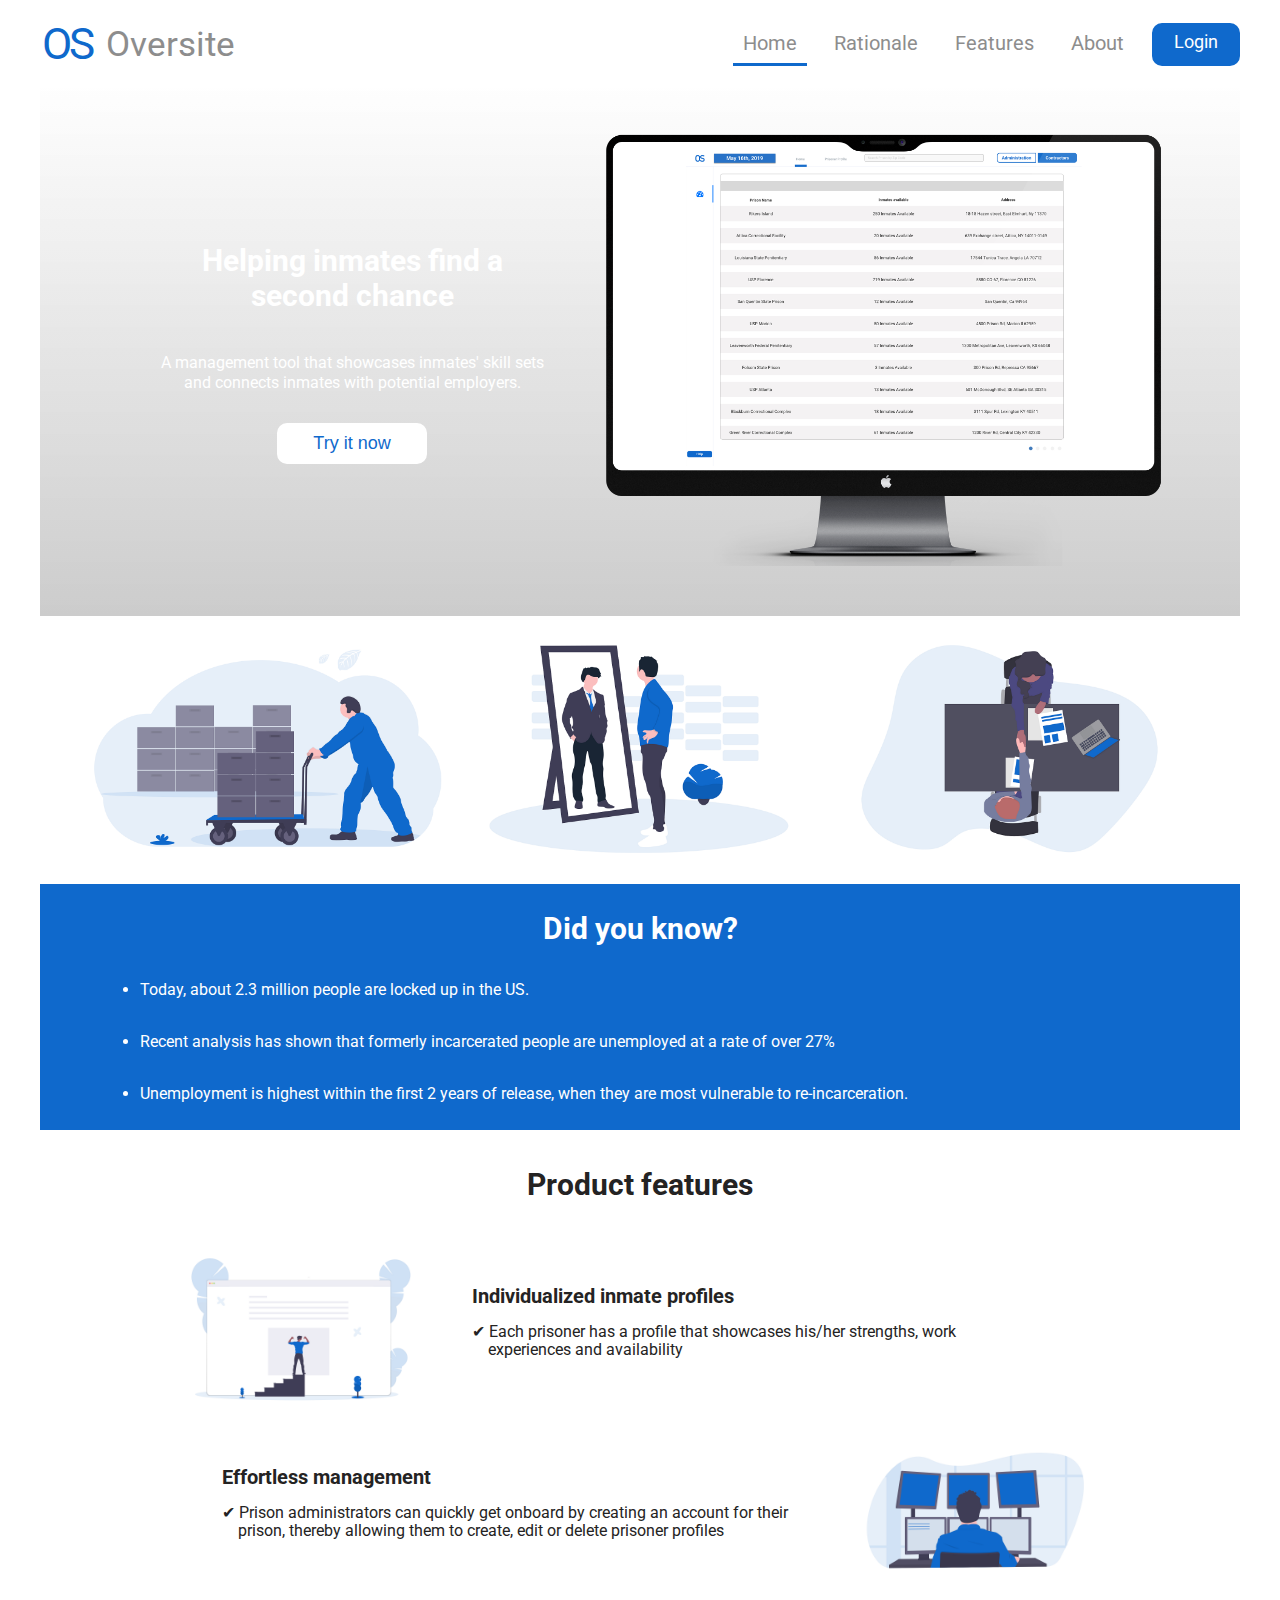
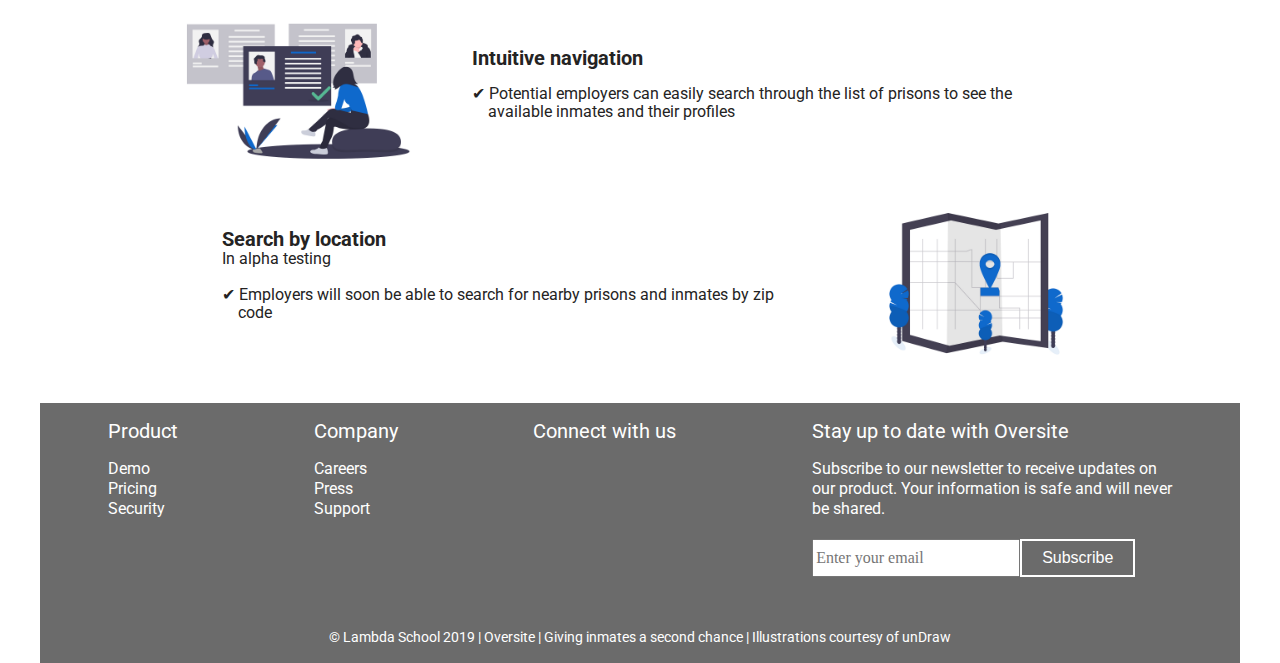
<file: penny-lee/index.html>
<!DOCTYPE html>
<html lang='en'>

<head>
  <meta charset="utf-8">
  <meta name="viewport" content="width=device-width, initial-scale=1"> 
  <title>Oversite | Home</title>
  <link rel='stylesheet' href='./CSS/index.css'>
  <link href="https://fonts.googleapis.com/css?family=Roboto&display=swap" rel="stylesheet">
  <link rel="stylesheet" href="https://use.fontawesome.com/releases/v5.8.2/css/all.css" integrity="sha384-oS3vJWv+0UjzBfQzYUhtDYW+Pj2yciDJxpsK1OYPAYjqT085Qq/1cq5FLXAZQ7Ay" crossorigin="anonymous">
  <script src='./components/navigation/navigation.js' async></script>
</head>
<body>
  <div class='scroll-top'>
    <div class= "fas fa-chevron-circle-up"></div>
  </div>
  <div class='container'> 
    <header>
      <div class='navbar'>
        <div class='logo'>
          <h1 id='sitename-short'>OS</h1>
          <h1 id='sitename-full'>Oversite</h1>
        </div>
        <div class="fas fa-bars"></div>
        <div class="fas fa-times"></div>
        <div class='nav-link'>
          <a href='./index.html' class='selected-link'>Home</a>
          <a href='#rationale'>Rationale</a>
          <a href='#features'>Features</a>
          <a href='./about.html'>About</a>
          <a href='https://5ce7f5691023a9b025bf8b75--youthful-joliot-62ff80.netlify.com/' >Login</a>
        </div>
      </div>
    </header>

    <section class='about'>      
      <div class='about-text'>
        <h2>Helping inmates find a second chance</h2>
        <p>A management tool that showcases inmates' skill sets and connects inmates with potential employers.</p>
        <button>Try it now</button>
      </div>
      <img src='./images/sample.png' alt='preview of product'>
    </section>
    
    <section id='rationale' class='top-images'>
      <div class='top-images-container'>
        <div class='top-images-overlay'>
          <p>Inmates gained skills while in prison or before incarceration.</p>
        </div>
        <img src='./images/labor.png'>
      </div>
      <div  class='top-images-container'>
        <div class='top-images-overlay'>
          <p>The skills are transferable to future career paths</p>
        </div>
        <img src='./images/progression.png'>
      </div>
      <div  class='top-images-container'>
        <div class='top-images-overlay'>
          <p>Help inmates re-enter the community, and mutually benefit employers and society</p>
        </div>
        <img src='./images/interview.png'>
      </div>
    </section>
    <section class='rationale-text'>
      <div>
        <h2>Did you know?</h2>
        <ul>
          <li>Today, about 2.3 million people are locked up in the US.</li>
          <li>Recent analysis has shown that formerly incarcerated people are unemployed at a rate of over 27%</li>
          <li>Unemployment is highest within the first 2 years of release, when they are most vulnerable to re-incarceration.</li>
        </ul>
      </div>
    </section>
    <section id='features'> 
      <h2>Product features</h2>
      <div class='main-content'>  
        <div class='content-cards'>
          <img src='./images/aboutme.png'>
          <div class='content-text'>
            <h2>Individualized inmate profiles</h2>
            <ul>
              <li>Each prisoner has a profile that showcases his/her strengths, work experiences and availability</li>
            </ul>
          </div>
        </div>
        <div class='content-cards'>
          <div class='content-text'>
            <h2>Effortless management</h2>
            <ul>
              <li>Prison administrators can quickly get onboard by creating an account for their prison, thereby allowing them to create, edit or delete prisoner profiles</li>
            </ul>
          </div>
          <img src='./images/admin1.png'>
        </div>
        <div class='content-cards'>
          <img src='./images/hiring.png'>
          <div class='content-text'>
            <h2>Intuitive navigation</h2>
            <ul>
              <li>Potential employers can easily search through the list of prisons to see the available inmates and their profiles</li>
            </ul>
          </div>
        </div>
        <div class='content-cards last-card'>
          <div class='content-text '>
            <h2>Search by location</h2>
            <p>In alpha testing</p>
            <ul>
              <li>Employers will soon be able to search for nearby prisons and inmates by zip code</li>
            </ul>
          </div>
          <img src='./images/location.png'>
        </div>
      </div>
    </section>
    
    <footer>
      <div class='footer-container'>
        <div class='footer-top'>
          <div class='footer-product'>
            <h3>Product</h3>
            <p>Demo</p>
            <p>Pricing</p>
            <p>Security</p>
          </div>
          <div class='footer-company'>
            <h3>Company</h3>
            <p>Careers</p>
            <p>Press</p>
            <p>Support</p>
          </div>
          <div class='footer-connect'>
            <h3>Connect with us</h3>
            <div class='footer-links'>
              <a href='https://github.com/buildweekprisonerskills' target='_blank' class="fab fa-github"></a>
              <a href='https://twitter.com/lambdaschool' target='_blank' class="fab fa-twitter"></a>
              <a href='https://www.facebook.com/LambdaSchoolOnline/' target='_blank' class="fab fa-facebook-square"></a>
            </div>
          </div>
          <div class='footer-subscribe'>
            <h3>Stay up to date with Oversite</h3>
            <p>Subscribe to our newsletter to receive updates on our product. Your information is safe and will never be shared. </p>
            <form>
              <input type='email' placeholder='Enter your email'>
              <button type='submit'>Subscribe</button> 
            </form>
          </div>
        </div>
        <div class='footer-bottom'>
          <p>&copy; Lambda School 2019  |  Oversite  |  Giving inmates a second chance  |  Illustrations courtesy of <a href='https://undraw.co/'>unDraw</a></p>
        </div>
        </div>
      </div>
    </footer>
  </div>
</body>

</html>
</file>
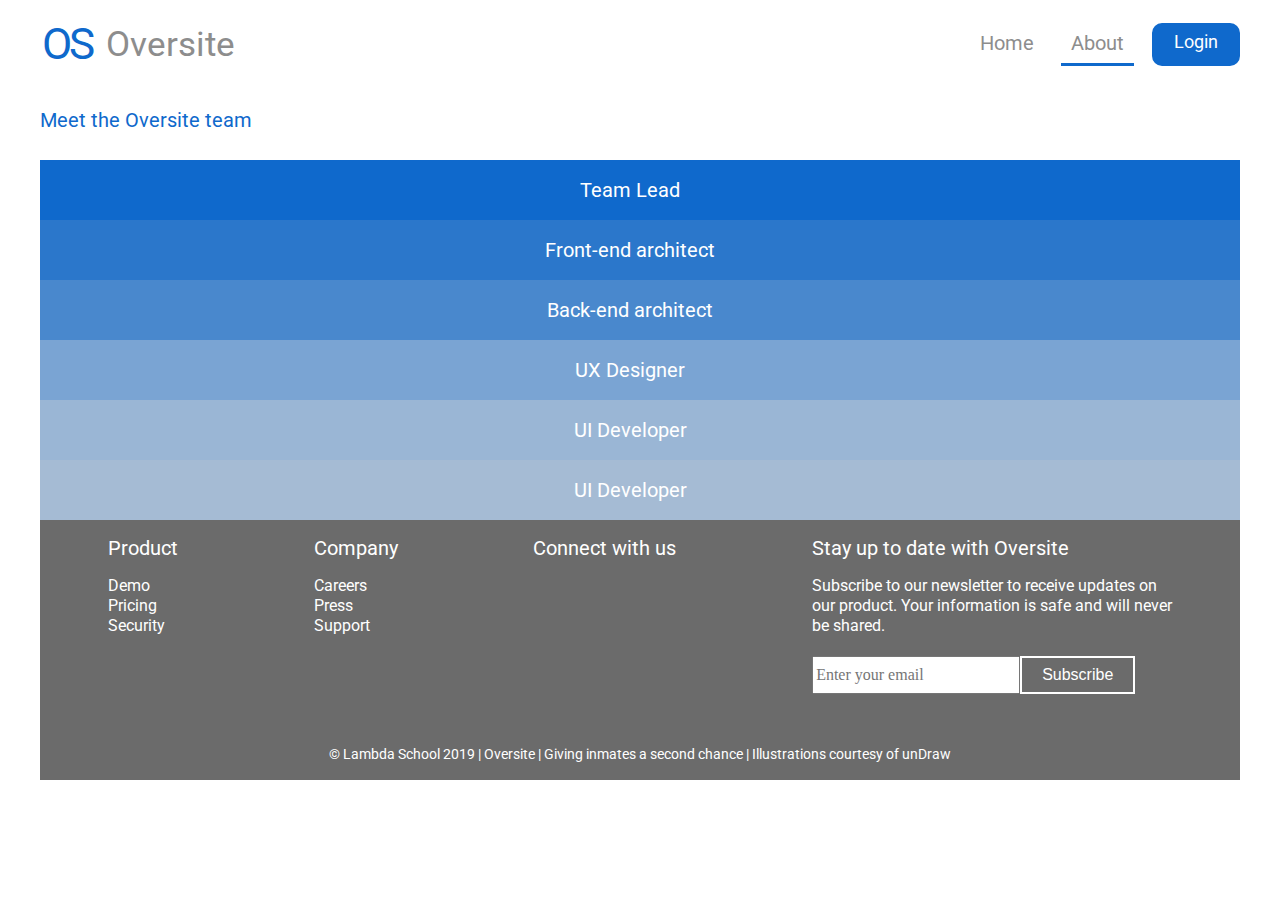
<file: penny-lee/about.html>
<!DOCTYPE html>
<html lang='en'>

<head>
  <meta charset="utf-8">
  <title>Oversite | About</title>
  <link rel='stylesheet' href='./CSS/index.css'>
  <link href="https://fonts.googleapis.com/css?family=Roboto&display=swap" rel="stylesheet">
  <link rel="stylesheet" href="https://use.fontawesome.com/releases/v5.8.2/css/all.css" integrity="sha384-oS3vJWv+0UjzBfQzYUhtDYW+Pj2yciDJxpsK1OYPAYjqT085Qq/1cq5FLXAZQ7Ay" crossorigin="anonymous">
  <meta name="viewport" content="width=device-width, initial-scale=1"> 
  <script src='./components/about/about.js' async></script>
  <script src='./components/navigation/navigation.js' async></script>
</head>
<body>
    <div class='scroll-top'>
        <div class= "fas fa-chevron-circle-up"></div>
    </div>
    <div class='container'>
      <header>
        <div class='navbar'>
          <div class='logo'>
            <h1 id='sitename-short'>OS</h1>
            <h1 id='sitename-full'>Oversite</h1>
          </div>
          <div class="fas fa-bars"></div>
          <div class="fas fa-times"></div>
          <div class='nav-link'>
            <a href='./index.html'>Home</a>
            <a href='./about.html' class='selected-link'>About</a>
            <a href='https://5ce7f5691023a9b025bf8b75--youthful-joliot-62ff80.netlify.com/' >Login</a>
          </div>
        </div>
      </header>
      <section class='about-team'>
        <h2>Meet the Oversite team</h2>
        <div class='team'>
          <div class='team-card team-lead'>
            <h3>Team Lead<h3> 
            <div class='team-content team-hidden'>
              <img src='./images/Jon.jpg'>
              <div class='team-name'>
                <p>Jon Simmons</p>
                <a href='https://github.com/Synch3' target="_blank" class="fab fa-github"></a>
              </div>
            </div>
          </div>
          <div class='team-card front-end'>
            <h3>Front-end architect</h3> 
            <div class='team-content team-hidden'>
              <img src='./images/Douglas.jpg'>
              <div class='team-name'>
                <p>Douglas Bowen</p>
                <p>WEB19</p>
                <a href='https://github.com/notdb' target="_blank" class="fab fa-github"></a>
              </div>
            </div>
          </div>
          <div class='team-card back-end'>
            <h3>Back-end architect</h3>
            <div class='team-content team-hidden'>
              <img src='./images/Benjamin.jpg'>
              <div class='team-name'>
                <p>Benjamin Chandler</p>
                <p>WEB18</p>
                <a href='https://github.com/chandlerben' target="_blank" class="fab fa-github"></a>
              </div>
            </div>
          </div>
          <div class='team-card ux-design'>
            <h3>UX Designer</h3>
            <div class='team-content team-hidden'>
              <img src='./images/Lennox.jpg'>
              <div class='team-name'>
                <p>Lennox Prince Jr.</p>
                <p>UX4</p>
              </div>
            </div>
          </div>
          <div class='team-card ui-design1'>
            <h3>UI Developer</h3> 
            <div class='team-content team-hidden'>
              <img src='./images/Josemaria.jpg'>
              <div class='team-name'>
                <p>Josemaria Nriagu</p>
                <p>WEBEU2</p>
                <a href='https://github.com/josenriagu' target="_blank" class="fab fa-github"></a>
              </div>
            </div>
          </div>
          <div class='team-card ui-design2'>
            <h3>UI Developer</h3>
            <div class='team-content team-hidden'> 
              <img src='./images/Penny.jpg'>
              <div class='team-name'>
                <p>Penny Lee</p>
                <p>WEB20</p>
                <a href='https://github.com/mochibot' target="_blank" class="fab fa-github"></a>
              </div>
            </div>
          </div>
        </div>
      </section>
      <footer>
          <div class='footer-container'>
            <div class='footer-top'>
              <div class='footer-product'>
                <h3>Product</h3>
                <p>Demo</p>
                <p>Pricing</p>
                <p>Security</p>
              </div>
              <div class='footer-company'>
                <h3>Company</h3>
                <p>Careers</p>
                <p>Press</p>
                <p>Support</p>
              </div>
              <div class='footer-connect'>
                <h3>Connect with us</h3>
                <div class='footer-links'>
                  <a href='https://github.com/buildweekprisonerskills' target='_blank' class="fab fa-github"></a>
                  <a href='https://twitter.com/lambdaschool' target='_blank' class="fab fa-twitter"></a>
                  <a href='https://www.facebook.com/LambdaSchoolOnline/' target='_blank' class="fab fa-facebook-square"></a>
                </div>
              </div>
              <div class='footer-subscribe'>
                <h3>Stay up to date with Oversite</h3>
                <p>Subscribe to our newsletter to receive updates on our product. Your information is safe and will never be shared. </p>
                <form>
                  <input type='email' placeholder='Enter your email'>
                  <button type='submit'>Subscribe</button> 
                </form>
              </div>
            </div>
            <div class='footer-bottom'>
              <p>&copy; Lambda School 2019  |  Oversite  |  Giving inmates a second chance  |  Illustrations courtesy of <a href='https://undraw.co/'>unDraw</a></p>
            </div>
            </div>
          </div>
        </footer>
    </div>
</body>
</html>
</file>
<file: penny-lee/CSS/index.css>
/* http://meyerweb.com/eric/tools/css/reset/ 
   v2.0 | 20110126
   License: none (public domain)
*/
html,
body,
div,
span,
applet,
object,
iframe,
h1,
h2,
h3,
h4,
h5,
h6,
p,
blockquote,
pre,
a,
abbr,
acronym,
address,
big,
cite,
code,
del,
dfn,
em,
img,
ins,
kbd,
q,
s,
samp,
small,
strike,
strong,
sub,
sup,
tt,
var,
b,
u,
i,
center,
dl,
dt,
dd,
ol,
ul,
li,
fieldset,
form,
label,
legend,
table,
caption,
tbody,
tfoot,
thead,
tr,
th,
td,
article,
aside,
canvas,
details,
embed,
figure,
figcaption,
footer,
header,
hgroup,
menu,
nav,
output,
ruby,
section,
summary,
time,
mark,
audio,
video {
  margin: 0;
  padding: 0;
  border: 0;
  font-size: 100%;
  font: inherit;
  vertical-align: baseline;
}
/* HTML5 display-role reset for older browsers */
article,
aside,
details,
figcaption,
figure,
footer,
header,
hgroup,
menu,
nav,
section {
  display: block;
}
body {
  line-height: 1;
}
ol,
ul {
  list-style: none;
}
blockquote,
q {
  quotes: none;
}
blockquote:before,
blockquote:after,
q:before,
q:after {
  content: '';
  content: none;
}
table {
  border-collapse: collapse;
  border-spacing: 0;
}
* {
  box-sizing: border-box;
}
html {
  font-size: 62.5%;
  scroll-behavior: smooth;
}
html,
body {
  font-family: 'Roboto', sans-serif;
  color: #242323;
}
h1,
h2,
h3,
h4,
h5 {
  font-size: 2rem;
}
p {
  font-size: 1.6rem;
  line-height: 2rem;
}
.container {
  max-width: 1200px;
  width: 100%;
  margin: 0 auto;
}
.scroll-top {
  display: none;
  top: 50vh;
  position: fixed;
  right: 0;
}
.scroll-top .fas {
  font-size: 4rem;
  color: #0F69CC;
}
header .navbar {
  position: fixed;
  top: 0;
  max-width: 1200px;
  width: 100%;
  z-index: 3;
  margin: 0 auto;
  display: flex;
  justify-content: space-between;
  align-items: center;
  background: white;
  padding: 2rem 0;
  transition: all 0.3s ease;
}
@media only screen and (max-width: 620px) {
  header .navbar {
    height: 70px;
    padding: 0.5rem;
  }
}
header .navbar .logo {
  display: flex;
  align-items: center;
}
header .navbar .logo #sitename-short {
  font-size: 4.4rem;
  background: white;
  color: #0F69CC;
  border-radius: 9px;
  padding: 2px 5px 2px 2px;
  letter-spacing: -3px;
}
header .navbar .logo #sitename-full {
  font-size: 3.5rem;
  color: #8d8d8d;
  padding: 0 5%;
}
header .navbar .fas {
  font-size: 3rem;
  color: #0F69CC;
}
header .navbar .fa-bars {
  display: none;
}
@media only screen and (max-width: 620px) {
  header .navbar .fa-bars {
    display: block;
  }
}
header .navbar .fa-times {
  display: none;
}
header .navbar .nav-link {
  width: 70%;
  display: flex;
  justify-content: flex-end;
}
@media only screen and (max-width: 620px) {
  header .navbar .nav-link {
    transform: translateX(700px);
    display: flex;
    flex-direction: column;
    position: absolute;
    top: 100%;
    align-items: flex-start;
    background: #A5BBD4;
    padding: 3rem 0;
    width: 100%;
  }
}
header .navbar .nav-link :not(:last-child) {
  font-size: 2rem;
  color: #8d8d8d;
  text-decoration: none;
  margin: 0 1%;
  padding: 1rem;
  border-bottom: 3px solid rgba(0, 0, 0, 0);
}
@media only screen and (max-width: 620px) {
  header .navbar .nav-link :not(:last-child) {
    color: white;
  }
}
header .navbar .nav-link :not(:last-child):hover {
  border-bottom: 3px solid #0F69CC;
}
@media only screen and (max-width: 620px) {
  header .navbar .nav-link :not(:last-child):hover {
    border-bottom: 3px solid #A5BBD4;
    color: #8d8d8d;
  }
}
header .navbar .nav-link :last-child {
  text-decoration: none;
  margin-left: 1rem;
  background: #0F69CC;
  color: white;
  border: 2px solid #0F69CC;
  display: block;
  border-radius: 10px;
  font-size: 1.8rem;
  width: auto;
  text-align: center;
  padding: 0.8rem 2rem;
  cursor: pointer;
  outline: none;
}
header .navbar .nav-link :last-child:hover {
  background: white;
  color: #0F69CC;
  border: 2px solid #0F69CC;
  transition: all 0.3s ease;
}
@media only screen and (max-width: 620px) {
  header .navbar .nav-link :last-child {
    margin-top: 1.8rem;
  }
}
header .navbar .nav-link .selected-link {
  border-bottom: 3px solid #0F69CC;
}
@media only screen and (max-width: 620px) {
  header .navbar .nav-link .selected-link {
    border-bottom: 3px solid #A5BBD4;
    color: #8d8d8d;
  }
}
header .nav-scroll {
  box-shadow: 0 5px 5px -7px #333;
  padding: 0.6rem 0;
}
.about-background {
  width: 100%;
  position: relative;
  z-index: -2;
}
.about {
  margin-top: 80px;
  background: linear-gradient(rgba(255, 255, 255, 0.1), rgba(0, 0, 0, 0.2)), url('https://rawcdn.githack.com/mochibot/PrisonerSkills-UI/1636727806dd581beb17218f47986c4e8a9e6399/penny-lee/images/background.svg');
  background-position: center top;
  color: white;
  background-size: cover;
  display: flex;
  justify-content: center;
  align-items: center;
  padding: 5rem;
}
@media only screen and (max-width: 800px) {
  .about {
    margin-top: 60px;
    padding: 3rem;
  }
}
@media only screen and (max-width: 620px) {
  .about {
    flex-direction: column;
  }
}
.about-text {
  width: 30vw;
  margin: 0 5rem;
  align-self: center;
  display: flex;
  text-align: center;
  flex-direction: column;
  justify-content: center;
  align-items: center;
}
@media only screen and (max-width: 620px) {
  .about-text {
    width: 100%;
    padding: 3rem 5rem;
  }
}
.about-text h2 {
  font-size: 3rem;
  font-weight: bold;
  padding: 3rem 0;
  line-height: 3.5rem;
}
@media only screen and (max-width: 800px) {
  .about-text h2 {
    font-size: cal(3rem);
  }
}
@media only screen and (max-width: 500px) {
  .about-text h2 {
    padding: 2rem 1rem;
  }
}
.about-text p {
  line-height: 2rem;
  padding: 1rem 0;
}
.about-text button {
  background: white;
  color: #0F69CC;
  border: 2px solid white;
  display: block;
  border-radius: 10px;
  font-size: 1.8rem;
  width: 150px;
  text-align: center;
  padding: 0.8rem 2rem;
  cursor: pointer;
  outline: none;
  margin: 2rem 0;
}
.about-text button:hover {
  background: #0F69CC;
  color: white;
  border: 2px solid white;
  transition: all 0.3s ease;
}
.about img {
  width: 45vw;
}
@media only screen and (max-width: 620px) {
  .about img {
    align-self: center;
    width: 80%;
  }
}
.top-images {
  width: 100%;
  margin: 2rem 0;
  display: flex;
  justify-content: center;
}
@media only screen and (max-width: 500px) {
  .top-images {
    flex-direction: column;
    align-items: center;
  }
}
.top-images .top-images-container {
  width: 29vw;
}
@media only screen and (max-width: 500px) {
  .top-images .top-images-container {
    width: 90%;
  }
}
.top-images .top-images-container .top-images-overlay {
  position: absolute;
  z-index: -1;
  color: #242323;
  text-align: center;
  width: 29vw;
  opacity: 0;
}
@media only screen and (max-width: 500px) {
  .top-images .top-images-container .top-images-overlay {
    width: 90%;
  }
}
.top-images .top-images-container .top-images-overlay p {
  font-size: 1.8rem;
  font-weight: bold;
  padding: 27% 13%;
}
@media only screen and (max-width: 800px) {
  .top-images .top-images-container .top-images-overlay p {
    font-size: 1.6rem;
  }
}
@media only screen and (max-width: 500px) {
  .top-images .top-images-container .top-images-overlay p {
    font-size: 1.8rem;
    font-weight: bold;
    padding: 27% 20%;
  }
}
.top-images .top-images-container img {
  width: 100%;
  padding: 1%;
  position: relative;
  z-index: -2;
}
.top-images-container:hover .top-images-overlay {
  transition: all 0.3s ease;
  opacity: 1;
}
.top-images-container:hover img {
  transition: all 0.3s ease;
  opacity: 0.2;
}
.rationale-text {
  background: #0F69CC;
  color: white;
  font-size: 1.6rem;
  padding: 1rem 0;
  margin: 2rem 0;
}
.rationale-text h2 {
  padding: 2rem;
  font-size: 3rem;
  font-weight: bold;
  text-align: center;
}
.rationale-text ul {
  list-style-position: outside;
  padding: 0 10rem;
}
@media only screen and (max-width: 500px) {
  .rationale-text ul {
    padding: 0 5rem;
  }
}
.rationale-text ul li {
  padding: 1.8rem 0;
  list-style-type: disc;
}
#features > h2 {
  font-size: 3rem;
  font-weight: bold;
  text-align: center;
  padding: 2rem;
}
.main-content {
  margin: 2rem;
  display: flex;
  flex-direction: column;
  align-items: center;
}
.main-content .content-cards {
  display: flex;
  margin: 0 10%;
  align-items: center;
}
@media only screen and (max-width: 800px) {
  .main-content .content-cards {
    margin: 0;
  }
}
@media only screen and (max-width: 500px) {
  .main-content .content-cards {
    flex-direction: column;
  }
}
.main-content .content-cards img {
  display: block;
  width: 250px;
}
@media only screen and (max-width: 500px) {
  .main-content .content-cards img {
    order: -1;
    width: 70%;
  }
}
.main-content .content-cards .content-text {
  margin: 5%;
}
.main-content .content-cards .content-text h2 {
  font-weight: bold;
}
.main-content .content-cards .content-text ul {
  padding: 0 1.6rem;
  list-style-position: outside;
}
.main-content .content-cards .content-text li {
  font-size: 1.6rem;
  padding: 1.6rem 0;
}
.main-content .content-cards .content-text li:before {
  content: '\2714 ';
  margin-left: -1em;
  margin-right: 0.2em;
  line-height: 2rem;
}
.main-content .last-card {
  width: 80%;
}
@media only screen and (max-width: 800px) {
  .main-content .last-card {
    width: 100%;
  }
}
.about-team {
  margin-top: 80px;
}
.about-team h2 {
  color: #0F69CC;
  padding: 3rem 0;
}
.about-team .team {
  display: flex;
  flex-direction: column;
}
.about-team .team .team-card {
  flex: 1;
  display: flex;
  flex-direction: column;
  text-align: center;
  width: 100%;
  color: white;
  font-size: 3rem;
  padding: 2rem 0;
  overflow: hidden;
}
.about-team .team .team-card .team-content {
  background: white;
  border-radius: 15px;
  margin: 2% 8%;
  display: flex;
  justify-content: center;
  align-items: center;
  padding: 2rem 0;
}
@media only screen and (max-width: 500px) {
  .about-team .team .team-card .team-content {
    flex-direction: column;
  }
}
.about-team .team .team-card .team-content img {
  width: 30%;
  padding: 1%;
}
@media only screen and (max-width: 800px) {
  .about-team .team .team-card .team-content img {
    width: 40%;
  }
}
@media only screen and (max-width: 500px) {
  .about-team .team .team-card .team-content img {
    width: 80%;
  }
}
.about-team .team .team-card .team-content .team-name {
  width: 40%;
}
@media only screen and (max-width: 800px) {
  .about-team .team .team-card .team-content .team-name {
    width: 50%;
  }
}
@media only screen and (max-width: 500px) {
  .about-team .team .team-card .team-content .team-name {
    width: 80%;
  }
}
.about-team .team .team-card .team-content .team-name p {
  color: #242323;
  font-size: 3rem;
  padding: 3rem;
}
@media only screen and (max-width: 800px) {
  .about-team .team .team-card .team-content .team-name p {
    font-size: 2.6rem;
    padding: 2rem;
  }
}
.about-team .team .team-card .team-content .team-name a {
  text-decoration: none;
  color: #242323;
}
.about-team .team .team-card .team-content .team-name a:hover {
  color: #0F69CC;
}
.about-team .team .team-card .team-content .team-name .fab {
  font-size: 5rem;
}
.about-team .team .team-card .team-hidden {
  display: none;
}
.about-team .team .team-lead {
  background: #0F69CC;
}
.about-team .team .front-end {
  background: #2B77CB;
}
.about-team .team .back-end {
  background: #4988CD;
}
.about-team .team .ux-design {
  background: #7AA4D3;
}
.about-team .team .ui-design1 {
  background: #9AB6D5;
}
.about-team .team .ui-design2 {
  background: #A5BBD4;
}
footer {
  background: #6b6b6b;
  color: #0F69CC;
}
.footer-container {
  display: flex;
  flex-direction: column;
  color: white;
}
.footer-container h3 {
  padding: 1.8rem 0;
}
.footer-container .footer-top {
  display: flex;
  justify-content: space-around;
}
@media only screen and (max-width: 800px) {
  .footer-container .footer-top {
    flex-wrap: wrap;
  }
}
.footer-container .footer-top .footer-connect a {
  text-decoration: none;
  color: white;
  padding-right: 1.8rem;
}
.footer-container .footer-top .footer-connect a:hover {
  color: #0F69CC;
}
.footer-container .footer-top .footer-connect .fab {
  font-size: 3rem;
}
.footer-container .footer-top .footer-subscribe {
  width: 30%;
}
@media only screen and (max-width: 800px) {
  .footer-container .footer-top .footer-subscribe {
    width: 80%;
    margin: 2rem;
  }
}
.footer-container .footer-top .footer-subscribe form {
  display: flex;
  flex-wrap: wrap;
  margin: 2rem 0;
}
.footer-container .footer-top .footer-subscribe form input {
  font-family: cursive;
  font-size: 1.6rem;
}
.footer-container .footer-top .footer-subscribe form button {
  background: #6b6b6b;
  color: white;
  border: 2px solid #6b6b6b;
  border: 2px solid white;
  display: block;
  border-radius: 0;
  font-size: 1.6rem;
  width: auto;
  text-align: center;
  padding: 0.8rem 2rem;
  cursor: pointer;
  outline: none;
}
.footer-container .footer-top .footer-subscribe form button:hover {
  background: white;
  color: #6b6b6b;
  border: 2px solid #6b6b6b;
  transition: all 0.3s ease;
}
.footer-container .footer-bottom {
  text-align: center;
}
.footer-container .footer-bottom p {
  font-size: 1.4rem;
  padding: 3rem 0 1.6rem 0;
}
.footer-container .footer-bottom a {
  text-decoration: none;
  color: white;
}
.footer-container .footer-bottom a:hover {
  color: #0F69CC;
}
</file>
